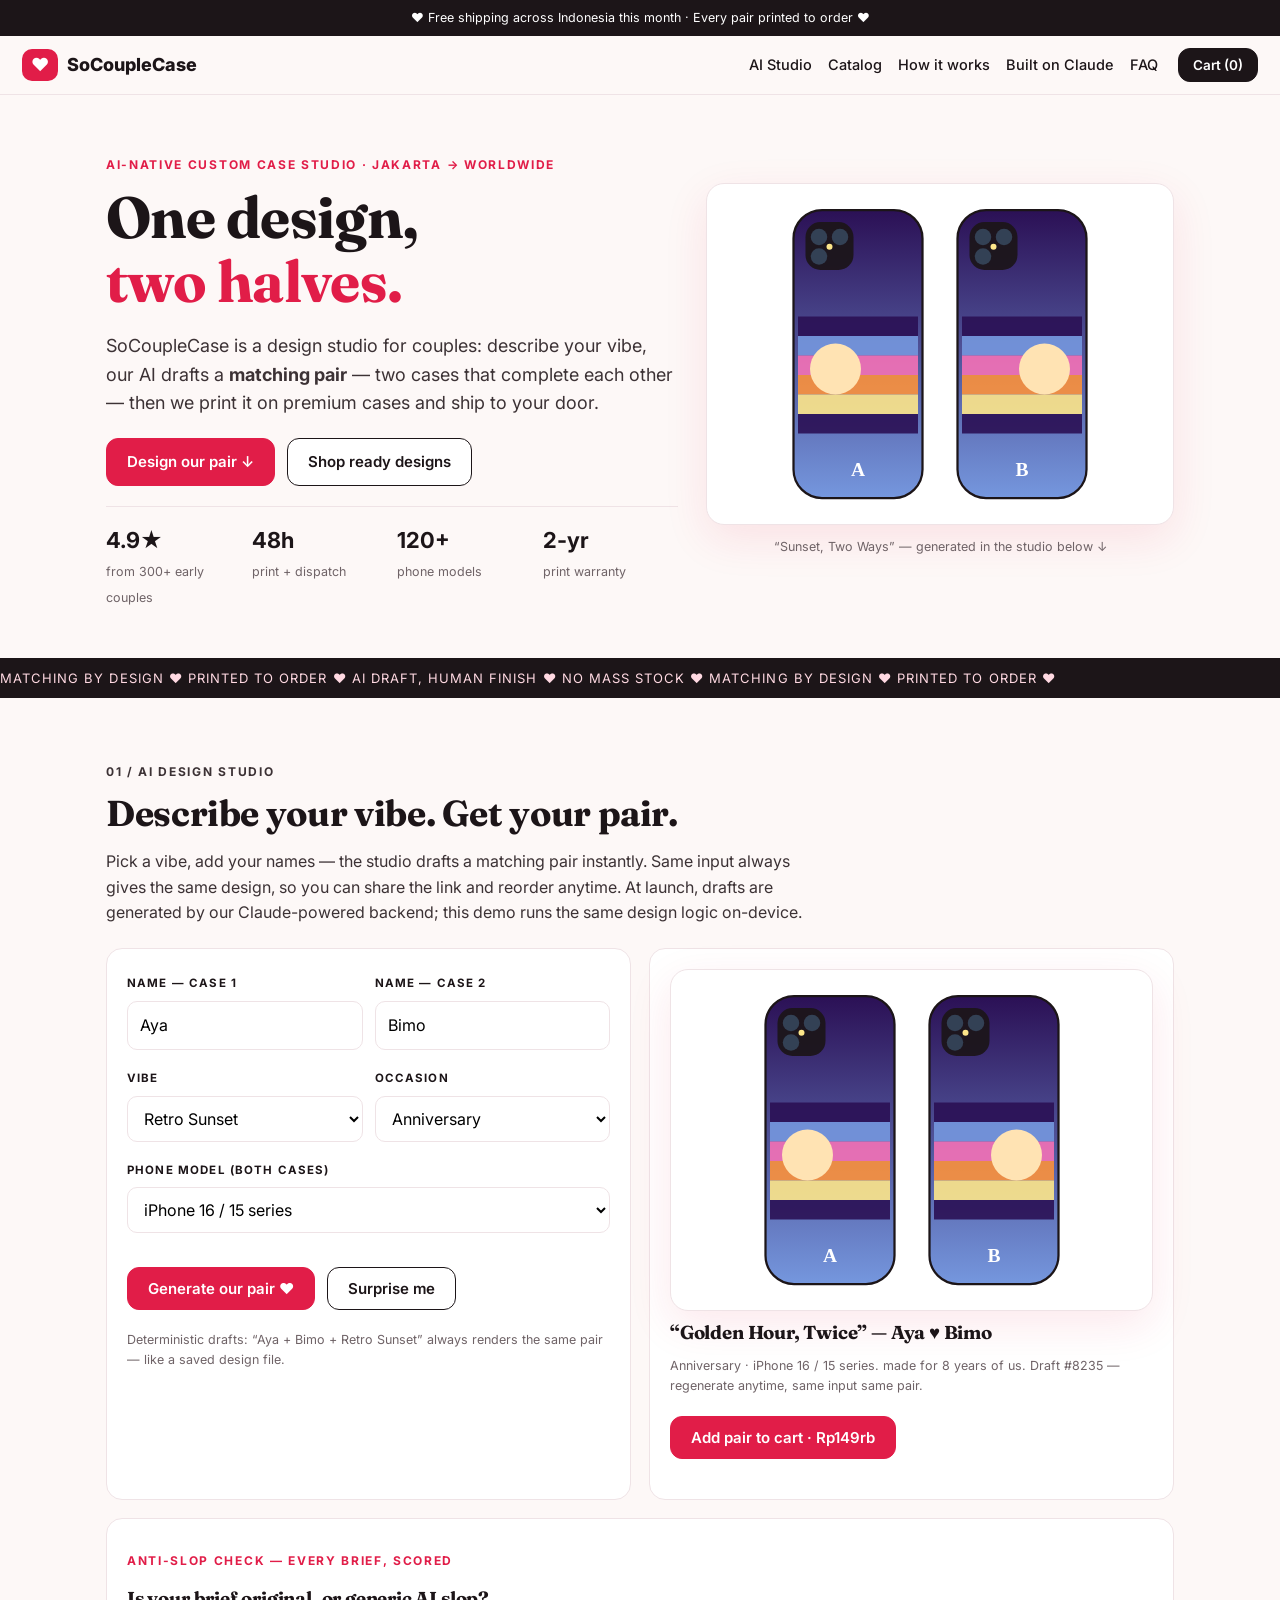
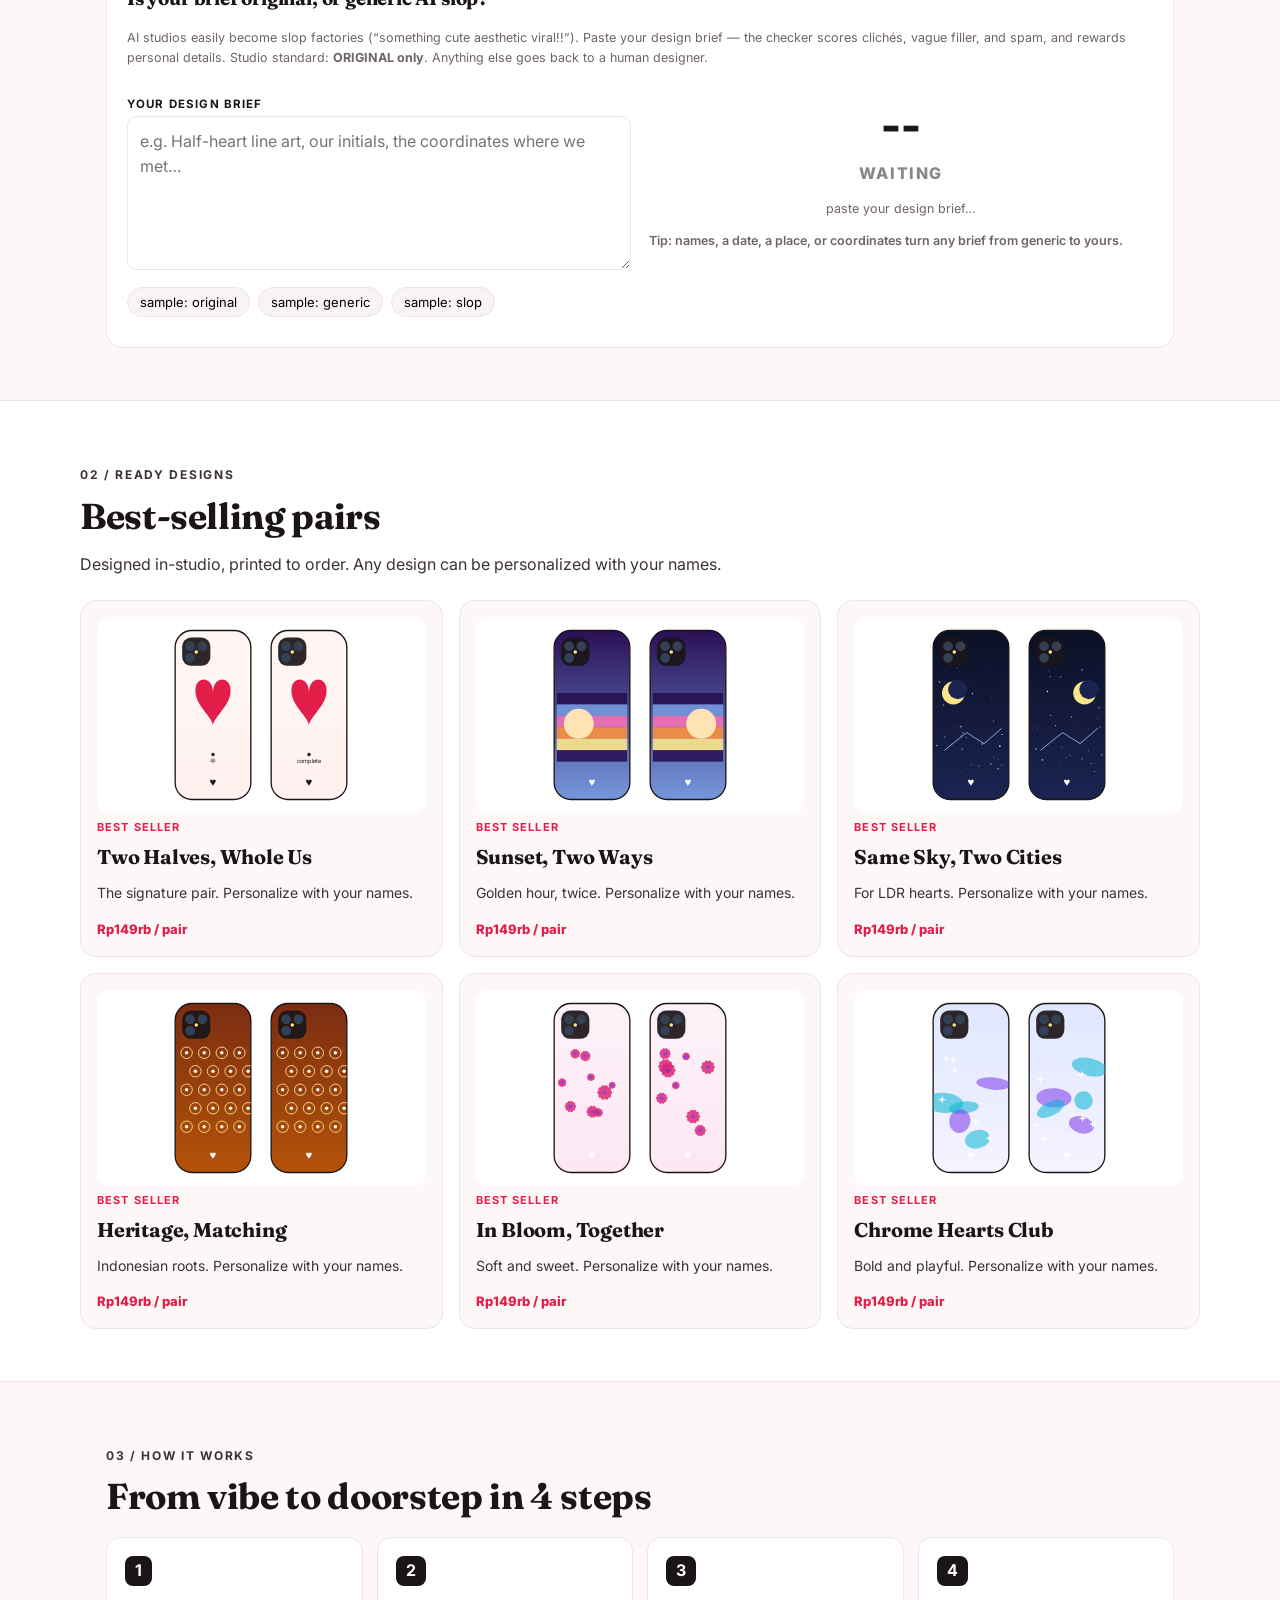
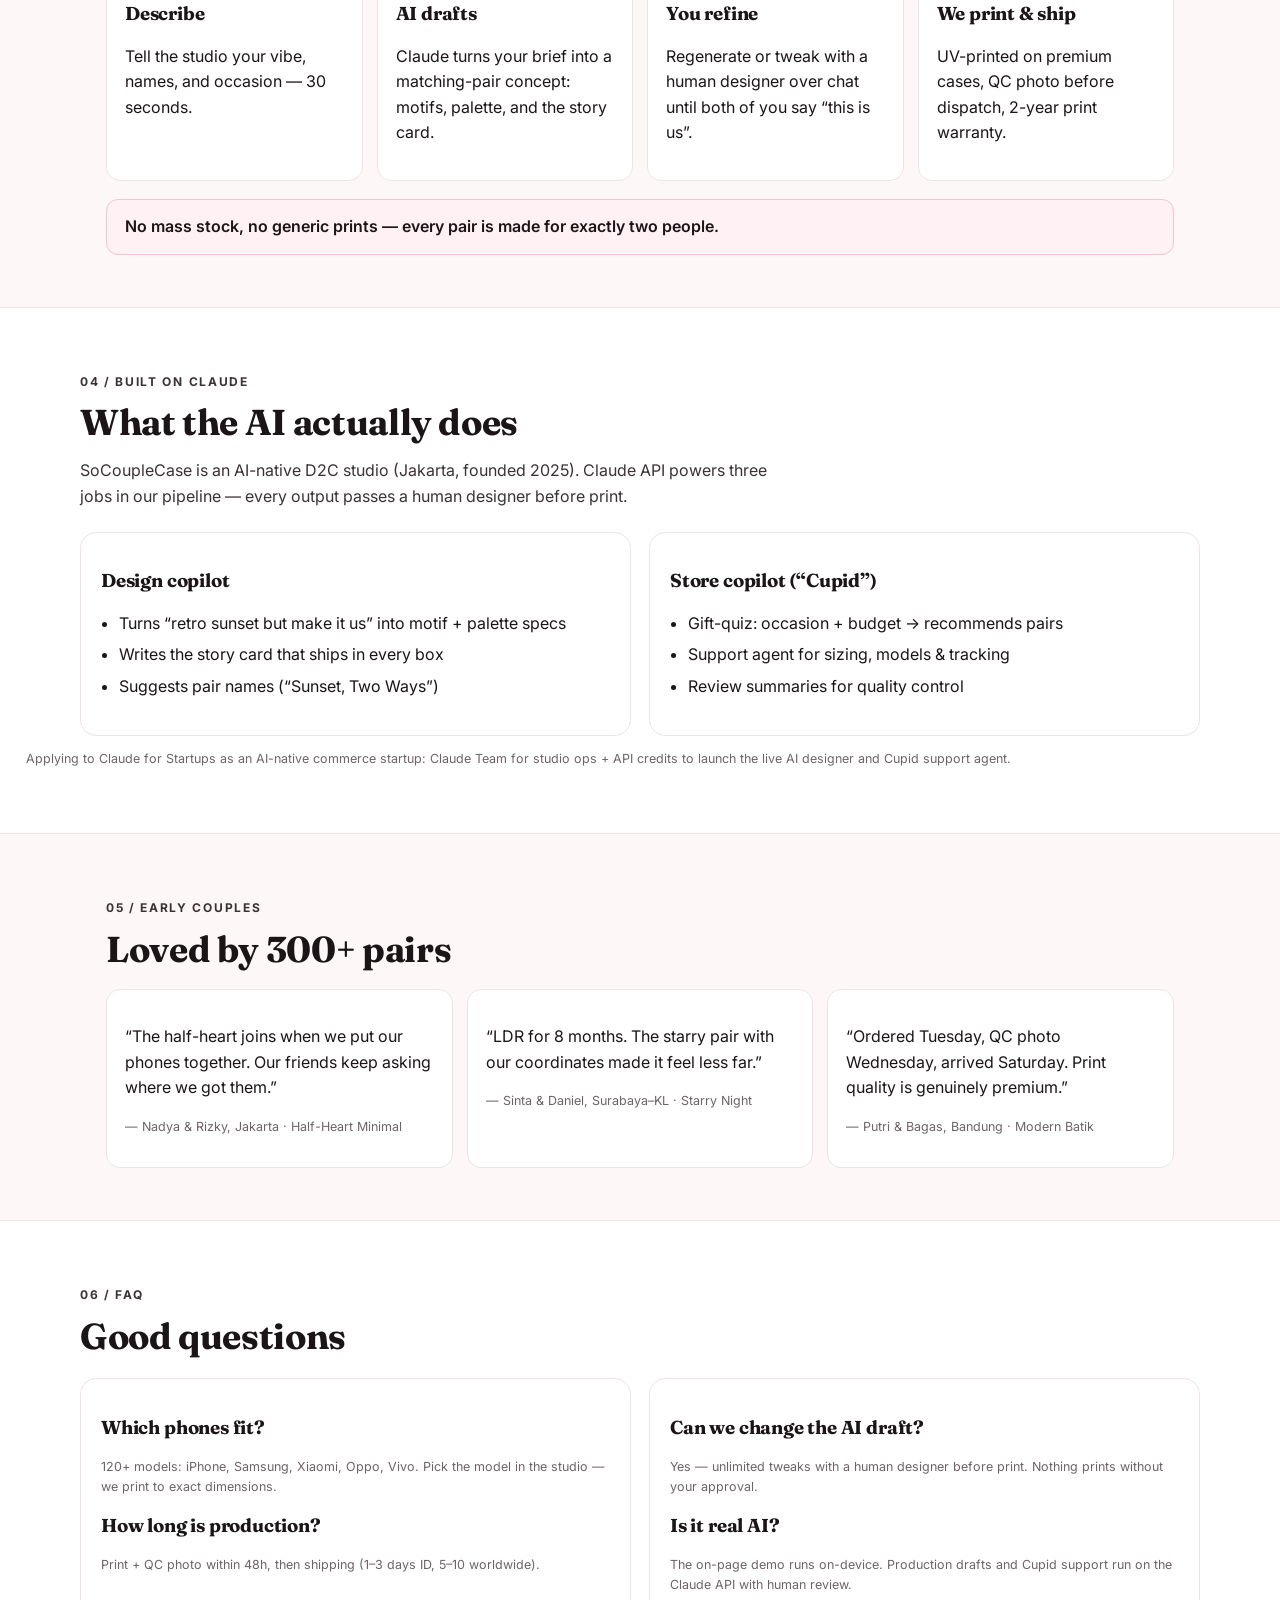
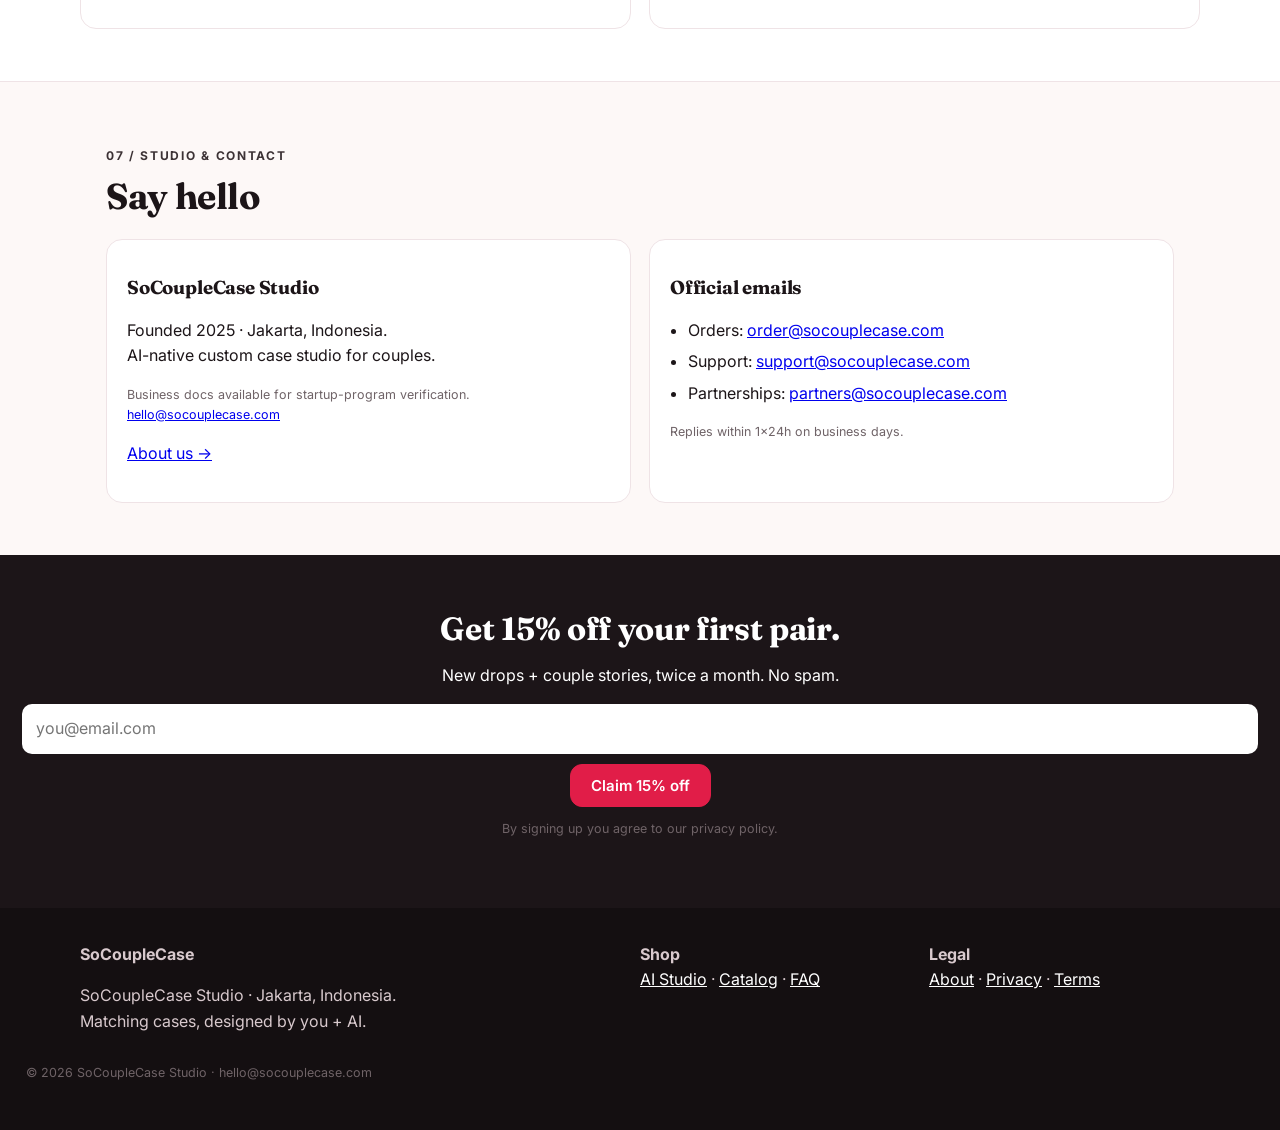
<file: index.html>
<!doctype html>
<html lang="en">
<head>
<meta charset="utf-8" />
<meta name="viewport" content="width=device-width, initial-scale=1" />
<title>SoCoupleCase — Matching Couple Phone Cases, Designed with AI</title>
<meta name="description" content="Design matching couple phone cases with AI. Describe your vibe, preview the pair live, we print and ship. AI-native custom case studio from Jakarta. Built on Claude." />
<link rel="canonical" href="https://socouplecase.com/" />
<meta property="og:type" content="website" />
<meta property="og:site_name" content="SoCoupleCase" />
<meta property="og:title" content="SoCoupleCase — Matching cases, designed by you + AI" />
<meta property="og:description" content="AI design studio for couple phone cases: describe your vibe, preview the pair, printed on premium cases." />
<meta property="og:url" content="https://socouplecase.com/" />
<meta name="twitter:card" content="summary_large_image" />
<link rel="icon" href="data:image/svg+xml,<svg xmlns='http://www.w3.org/2000/svg' viewBox='0 0 100 100'><rect width='100' height='100' rx='22' fill='%23E11D48'/><text x='50' y='70' font-size='52' text-anchor='middle' fill='white' font-family='Georgia'>♥</text></svg>" />
<link rel="preconnect" href="https://fonts.googleapis.com" />
<link rel="preconnect" href="https://fonts.gstatic.com" crossorigin />
<link href="https://fonts.googleapis.com/css2?family=Inter:wght@400;500;600;700;800&family=Fraunces:opsz,wght@9..144,500;9..144,700&display=swap" rel="stylesheet" />
<link rel="stylesheet" href="./styles.css" />
<script type="application/ld+json">
{"@context":"https://schema.org","@type":"Organization","name":"SoCoupleCase","url":"https://socouplecase.com/","logo":"https://socouplecase.com/icon.png","foundingDate":"2025","address":{"@type":"PostalAddress","addressLocality":"Jakarta","addressCountry":"ID"},"email":"hello@socouplecase.com"}
</script>
</head>
<body>
<div class="topbar">♥ Free shipping across Indonesia this month · Every pair printed to order ♥</div>
<header class="nav">
  <a class="brand" href="/"><span class="brand-mark">♥</span> SoCoupleCase</a>
  <nav class="nav-links"><a href="#studio">AI Studio</a><a href="#catalog">Catalog</a><a href="#how">How it works</a><a href="#claude">Built on Claude</a><a href="#faq">FAQ</a></nav>
  <button class="btn small" id="cartBtn">Cart (<span id="cartCount">0</span>)</button>
</header>

<main>
<!-- HERO -->
<section class="hero">
  <div class="hero-main">
    <p class="kicker">AI-NATIVE CUSTOM CASE STUDIO · JAKARTA → WORLDWIDE</p>
    <h1>One design,<br /><em>two halves.</em></h1>
    <p class="lede">SoCoupleCase is a design studio for couples: describe your vibe, our AI drafts a <strong>matching pair</strong> — two cases that complete each other — then we print it on premium cases and ship to your door.</p>
    <div class="cta-row"><a href="#studio" class="btn primary">Design our pair ↓</a><a href="#catalog" class="btn ghost">Shop ready designs</a></div>
    <div class="trust"><div><b>4.9★</b><span>from 300+ early couples</span></div><div><b>48h</b><span>print + dispatch</span></div><div><b>120+</b><span>phone models</span></div><div><b>2-yr</b><span>print warranty</span></div></div>
  </div>
  <aside class="hero-side"><div class="pair-demo" id="heroPair" aria-label="Example matching pair preview"></div>
  <p class="fine" style="text-align:center">“Sunset, Two Ways” — generated in the studio below ↓</p></aside>
</section>

<div class="marquee"><span>MATCHING BY DESIGN ♥ PRINTED TO ORDER ♥ AI DRAFT, HUMAN FINISH ♥ NO MASS STOCK ♥ MATCHING BY DESIGN ♥ PRINTED TO ORDER ♥&nbsp;</span></div>

<!-- STUDIO -->
<section id="studio" class="section">
  <div class="sec-head"><p class="kicker">01 / AI DESIGN STUDIO</p><h2>Describe your vibe. Get your pair.</h2>
  <p>Pick a vibe, add your names — the studio drafts a matching pair instantly. Same input always gives the same design, so you can share the link and reorder anytime. At launch, drafts are generated by our Claude-powered backend; this demo runs the same design logic on-device.</p></div>
  <div class="grid2">
    <div class="card">
      <div class="frow"><div><label for="nameA">NAME — CASE 1</label><input id="nameA" maxlength="12" value="Aya" /></div>
      <div><label for="nameB">NAME — CASE 2</label><input id="nameB" maxlength="12" value="Bimo" /></div></div>
      <div class="frow"><div><label for="vibe">VIBE</label><select id="vibe"><option>Half-Heart Minimal</option><option>Retro Sunset</option><option>Starry Night</option><option>Modern Batik</option><option>Blossom</option><option>Y2K Chrome</option></select></div>
      <div><label for="occasion">OCCASION</label><select id="occasion"><option>Anniversary</option><option>Valentine</option><option>Just because</option><option>LDR — miles apart</option></select></div></div>
      <div><label for="model">PHONE MODEL (BOTH CASES)</label><select id="model"><option>iPhone 16 / 15 series</option><option>iPhone 14 / 13 series</option><option>Samsung S24 / S23 series</option><option>Samsung A series</option><option>Xiaomi / Oppo / Vivo</option></select></div>
      <div class="cta-row"><button class="btn primary" id="genBtn">Generate our pair ♥</button><button class="btn ghost" id="surpriseBtn">Surprise me</button></div>
      <p class="fine">Deterministic drafts: “Aya + Bimo + Retro Sunset” always renders the same pair — like a saved design file.</p>
    </div>
    <div class="card result">
      <div class="pair-demo" id="pairOut"></div>
      <h3 id="designTitle" style="margin:12px 0 4px">Your pair appears here</h3>
      <p class="fine" id="designStory">Fill the form and hit generate.</p>
      <div class="cta-row"><button class="btn primary" id="addBtn" disabled>Add pair to cart · <span id="price">Rp149rb</span></button></div>
    </div>
  </div>
  <div class="card" style="margin-top:18px">
    <p class="kicker">ANTI-SLOP CHECK — EVERY BRIEF, SCORED</p>
    <h3>Is your brief original, or generic AI slop?</h3>
    <p class="fine">AI studios easily become slop factories (“something cute aesthetic viral!!”). Paste your design brief — the checker scores clichés, vague filler, and spam, and rewards personal details. Studio standard: <b>ORIGINAL only</b>. Anything else goes back to a human designer.</p>
    <div class="grid2">
      <div>
        <label for="briefInput">YOUR DESIGN BRIEF</label>
        <textarea id="briefInput" rows="5" style="width:100%;border:1px solid var(--line);border-radius:10px;padding:12px;font:inherit" placeholder="e.g. Half-heart line art, our initials, the coordinates where we met…"></textarea>
        <div class="chips"><button class="chip bchip" data-sample="original">sample: original</button><button class="chip bchip" data-sample="generic">sample: generic</button><button class="chip bchip" data-sample="slop">sample: slop</button></div>
      </div>
      <div>
        <div class="gauge" style="text-align:center"><div class="gauge-num" id="briefScore" style="font-size:44px;font-weight:800">--</div><div class="verdict" id="briefVerdict" style="font-weight:800;letter-spacing:.1em">WAITING</div><p class="fine" id="briefMeta">paste your design brief…</p></div>
        <div id="briefSigs"></div>
        <p class="fine" id="briefTip" style="margin-top:10px;font-weight:600"></p>
      </div>
    </div>
  </div>
</section>

<!-- CATALOG -->
<section id="catalog" class="section alt">
  <div class="sec-head"><p class="kicker">02 / READY DESIGNS</p><h2>Best-selling pairs</h2><p>Designed in-studio, printed to order. Any design can be personalized with your names.</p></div>
  <div class="news-grid" id="catalogGrid"></div>
</section>

<!-- HOW -->
<section id="how" class="section">
  <div class="sec-head"><p class="kicker">03 / HOW IT WORKS</p><h2>From vibe to doorstep in 4 steps</h2></div>
  <div class="steps">
    <div class="step"><b>1</b><h3>Describe</h3><p>Tell the studio your vibe, names, and occasion — 30 seconds.</p></div>
    <div class="step"><b>2</b><h3>AI drafts</h3><p>Claude turns your brief into a matching-pair concept: motifs, palette, and the story card.</p></div>
    <div class="step"><b>3</b><h3>You refine</h3><p>Regenerate or tweak with a human designer over chat until both of you say “this is us”.</p></div>
    <div class="step"><b>4</b><h3>We print &amp; ship</h3><p>UV-printed on premium cases, QC photo before dispatch, 2-year print warranty.</p></div>
  </div>
  <div class="banner">No mass stock, no generic prints — every pair is made for exactly two people.</div>
</section>

<!-- CLAUDE -->
<section id="claude" class="section alt">
  <div class="sec-head"><p class="kicker">04 / BUILT ON CLAUDE</p><h2>What the AI actually does</h2>
  <p>SoCoupleCase is an AI-native D2C studio (Jakarta, founded 2025). Claude API powers three jobs in our pipeline — every output passes a human designer before print.</p></div>
  <div class="grid2">
    <div class="card"><h3>Design copilot</h3><ul class="list"><li>Turns “retro sunset but make it us” into motif + palette specs</li><li>Writes the story card that ships in every box</li><li>Suggests pair names (“Sunset, Two Ways”)</li></ul></div>
    <div class="card"><h3>Store copilot (“Cupid”)</h3><ul class="list"><li>Gift-quiz: occasion + budget → recommends pairs</li><li>Support agent for sizing, models &amp; tracking</li><li>Review summaries for quality control</li></ul></div>
  </div>
  <p class="fine">Applying to Claude for Startups as an AI-native commerce startup: Claude Team for studio ops + API credits to launch the live AI designer and Cupid support agent.</p>
</section>

<!-- REVIEWS -->
<section class="section">
  <div class="sec-head"><p class="kicker">05 / EARLY COUPLES</p><h2>Loved by 300+ pairs</h2></div>
  <div class="steps" style="grid-template-columns:repeat(3,1fr)">
    <div class="step"><p>“The half-heart joins when we put our phones together. Our friends keep asking where we got them.”</p><p class="fine">— Nadya &amp; Rizky, Jakarta · Half-Heart Minimal</p></div>
    <div class="step"><p>“LDR for 8 months. The starry pair with our coordinates made it feel less far.”</p><p class="fine">— Sinta &amp; Daniel, Surabaya–KL · Starry Night</p></div>
    <div class="step"><p>“Ordered Tuesday, QC photo Wednesday, arrived Saturday. Print quality is genuinely premium.”</p><p class="fine">— Putri &amp; Bagas, Bandung · Modern Batik</p></div>
  </div>
</section>

<!-- FAQ -->
<section id="faq" class="section alt">
  <div class="sec-head"><p class="kicker">06 / FAQ</p><h2>Good questions</h2></div>
  <div class="grid2">
    <div class="card"><h3>Which phones fit?</h3><p class="fine">120+ models: iPhone, Samsung, Xiaomi, Oppo, Vivo. Pick the model in the studio — we print to exact dimensions.</p><h3>How long is production?</h3><p class="fine">Print + QC photo within 48h, then shipping (1–3 days ID, 5–10 worldwide).</p></div>
    <div class="card"><h3>Can we change the AI draft?</h3><p class="fine">Yes — unlimited tweaks with a human designer before print. Nothing prints without your approval.</p><h3>Is it real AI?</h3><p class="fine">The on-page demo runs on-device. Production drafts and Cupid support run on the Claude API with human review.</p></div>
  </div>
</section>

<!-- CONTACT -->
<section class="section">
  <div class="sec-head"><p class="kicker">07 / STUDIO &amp; CONTACT</p><h2>Say hello</h2></div>
  <div class="grid2">
    <div class="card"><h3>SoCoupleCase Studio</h3><p>Founded 2025 · Jakarta, Indonesia.<br />AI-native custom case studio for couples.</p><p class="fine">Business docs available for startup-program verification. <a href="mailto:hello@socouplecase.com">hello@socouplecase.com</a></p><p><a href="./about.html">About us →</a></p></div>
    <div class="card"><h3>Official emails</h3><ul class="list"><li>Orders: <a href="mailto:order@socouplecase.com">order@socouplecase.com</a></li><li>Support: <a href="mailto:support@socouplecase.com">support@socouplecase.com</a></li><li>Partnerships: <a href="mailto:partners@socouplecase.com">partners@socouplecase.com</a></li></ul><p class="fine">Replies within 1×24h on business days.</p></div>
  </div>
</section>

<section class="cta-final"><h2>Get 15% off your first pair.</h2><p>New drops + couple stories, twice a month. No spam.</p><form id="news-form"><input type="email" required placeholder="you@email.com" aria-label="email" /><button class="btn primary" type="submit">Claim 15% off</button></form><p class="fine" id="news-msg">By signing up you agree to our privacy policy.</p></section>
</main>

<dialog id="cartDlg"><h3>Your cart</h3><div id="cartItems"><p class="fine">Empty — design a pair above ♥</p></div><div class="cta-row"><button class="btn ghost" id="closeCart">Continue</button><a class="btn primary" id="checkoutBtn" href="mailto:order@socouplecase.com">Checkout via email</a></div></dialog>

<footer><div class="foot-grid"><div><b>SoCoupleCase</b><p>SoCoupleCase Studio · Jakarta, Indonesia.<br />Matching cases, designed by you + AI.</p></div><div><b>Shop</b><br /><a href="#studio">AI Studio</a> · <a href="#catalog">Catalog</a> · <a href="#faq">FAQ</a></div><div><b>Legal</b><br /><a href="./about.html">About</a> · <a href="./privacy.html">Privacy</a> · <a href="./terms.html">Terms</a></div></div><p class="fine">© 2026 SoCoupleCase Studio · hello@socouplecase.com</p></footer>
<script src="./studio.js"></script>
<script src="./slop.js"></script>
</body>
</html>
</file>
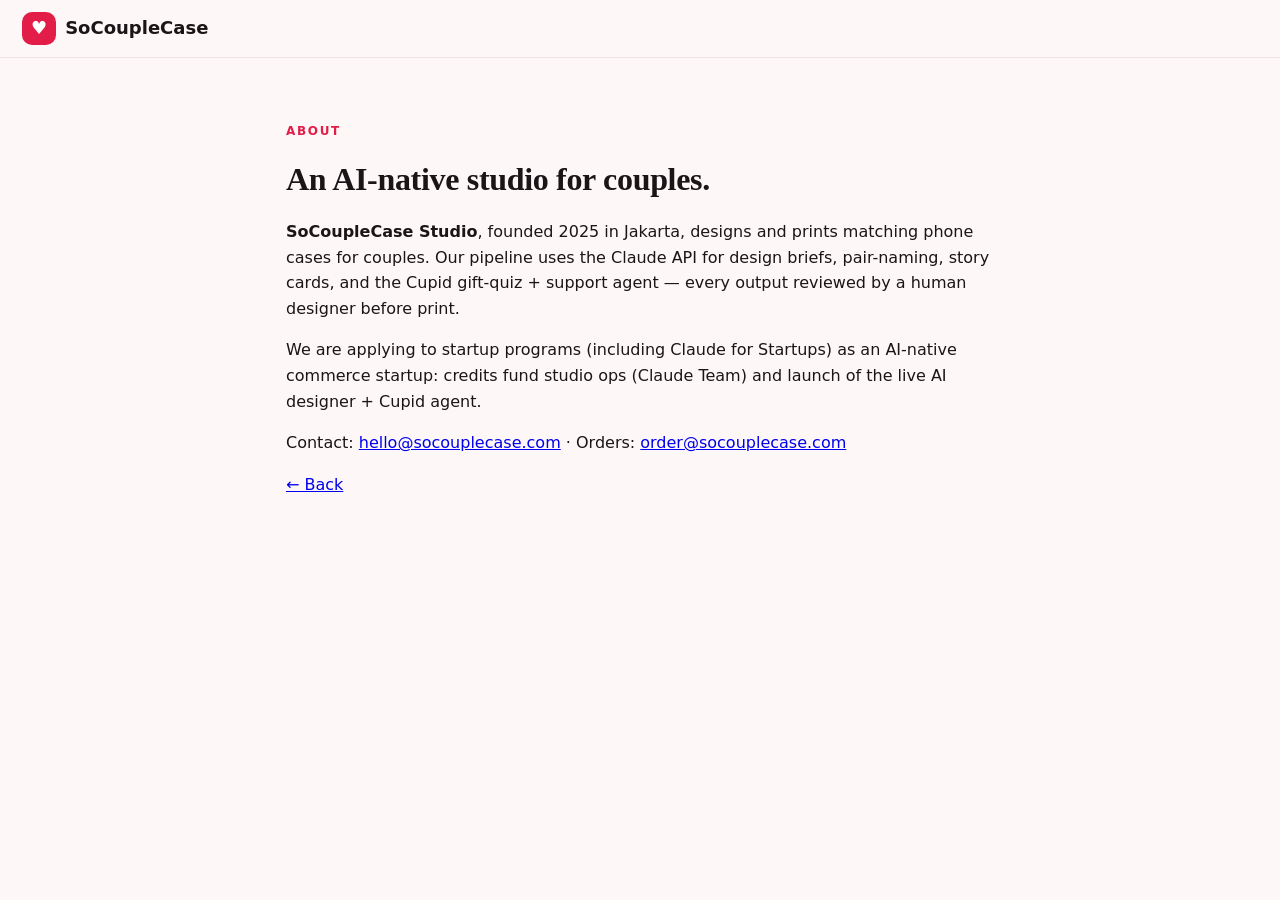
<file: about.html>
<!doctype html><html lang="en"><head><meta charset="utf-8"/><meta name="viewport" content="width=device-width,initial-scale=1"/><title>About — SoCoupleCase</title><link rel="stylesheet" href="./styles.css"/></head><body><header class="nav"><a class="brand" href="/"><span class="brand-mark">♥</span> SoCoupleCase</a></header><main class="section" style="max-width:760px"><p class="kicker">ABOUT</p><h1>An AI-native studio for couples.</h1><p><strong>SoCoupleCase Studio</strong>, founded 2025 in Jakarta, designs and prints matching phone cases for couples. Our pipeline uses the Claude API for design briefs, pair-naming, story cards, and the Cupid gift-quiz + support agent — every output reviewed by a human designer before print.</p><p>We are applying to startup programs (including Claude for Startups) as an AI-native commerce startup: credits fund studio ops (Claude Team) and launch of the live AI designer + Cupid agent.</p><p>Contact: <a href="mailto:hello@socouplecase.com">hello@socouplecase.com</a> · Orders: <a href="mailto:order@socouplecase.com">order@socouplecase.com</a></p><p><a href="/">← Back</a></p></main></body></html>
</file>
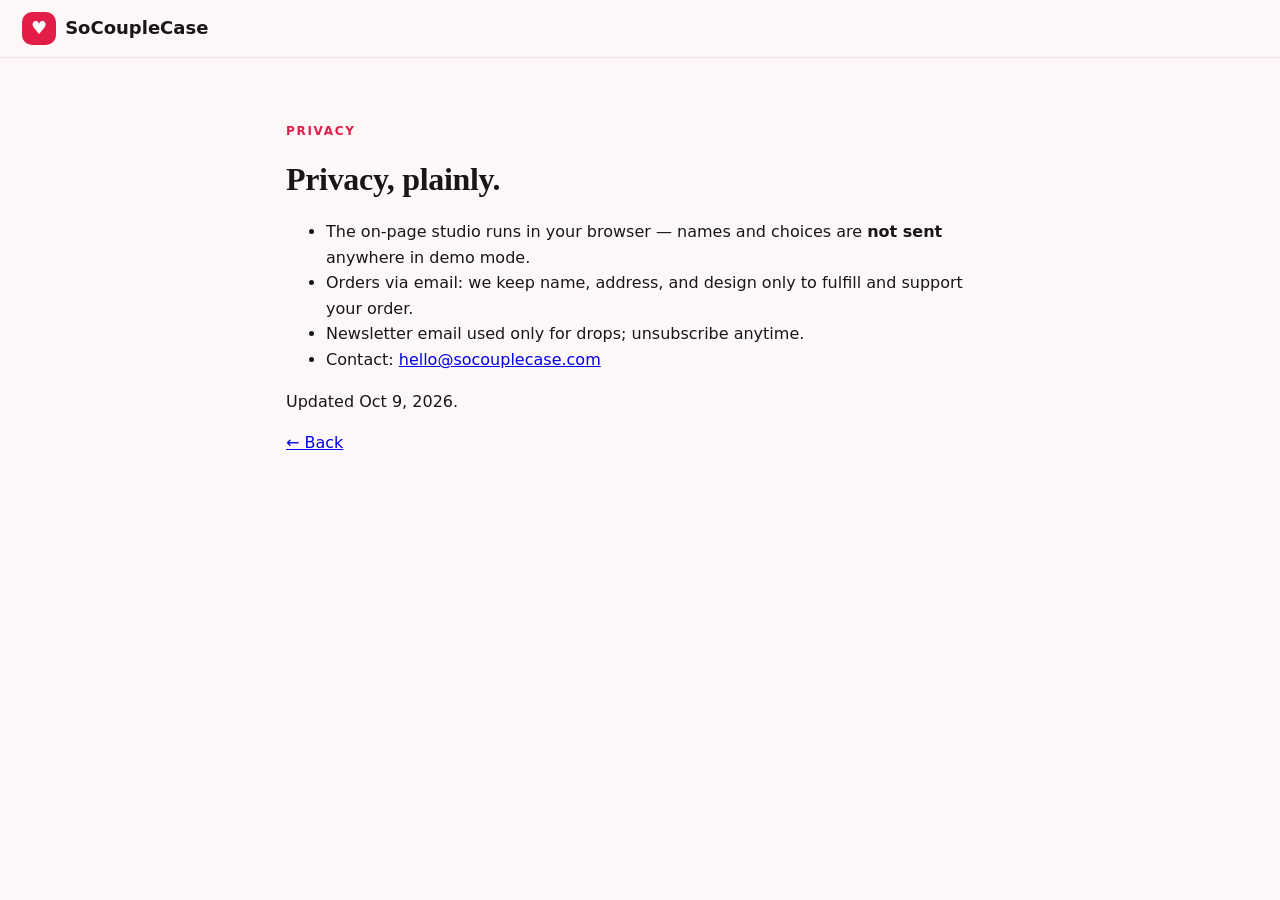
<file: privacy.html>
<!doctype html><html lang="en"><head><meta charset="utf-8"/><meta name="viewport" content="width=device-width,initial-scale=1"/><title>Privacy — SoCoupleCase</title><link rel="stylesheet" href="./styles.css"/></head><body><header class="nav"><a class="brand" href="/"><span class="brand-mark">♥</span> SoCoupleCase</a></header><main class="section" style="max-width:760px"><p class="kicker">PRIVACY</p><h1>Privacy, plainly.</h1><ul><li>The on-page studio runs in your browser — names and choices are <b>not sent</b> anywhere in demo mode.</li><li>Orders via email: we keep name, address, and design only to fulfill and support your order.</li><li>Newsletter email used only for drops; unsubscribe anytime.</li><li>Contact: <a href="mailto:hello@socouplecase.com">hello@socouplecase.com</a></li></ul><p>Updated Oct 9, 2026.</p><p><a href="/">← Back</a></p></main></body></html>
</file>
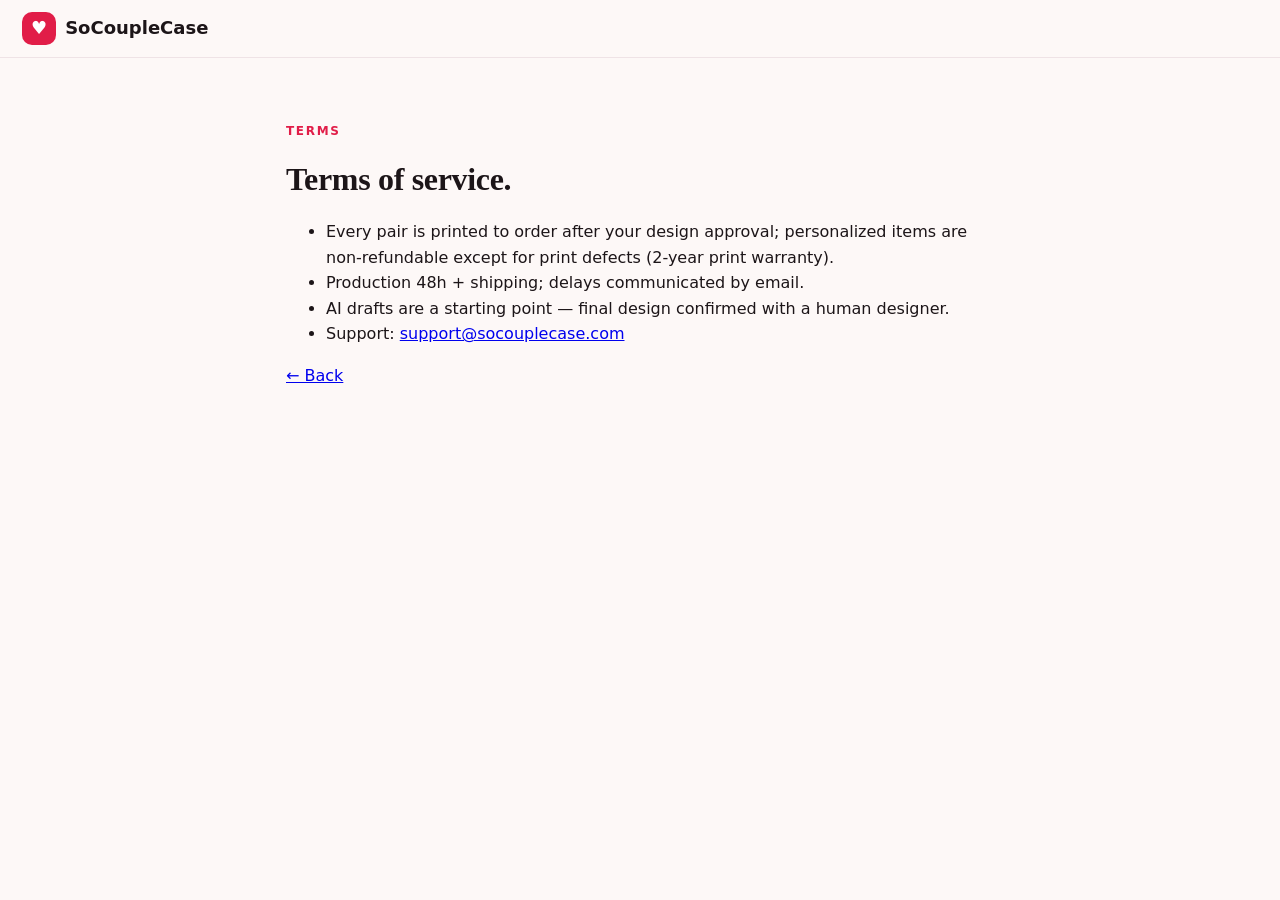
<file: terms.html>
<!doctype html><html lang="en"><head><meta charset="utf-8"/><meta name="viewport" content="width=device-width,initial-scale=1"/><title>Terms — SoCoupleCase</title><link rel="stylesheet" href="./styles.css"/></head><body><header class="nav"><a class="brand" href="/"><span class="brand-mark">♥</span> SoCoupleCase</a></header><main class="section" style="max-width:760px"><p class="kicker">TERMS</p><h1>Terms of service.</h1><ul><li>Every pair is printed to order after your design approval; personalized items are non-refundable except for print defects (2-year print warranty).</li><li>Production 48h + shipping; delays communicated by email.</li><li>AI drafts are a starting point — final design confirmed with a human designer.</li><li>Support: <a href="mailto:support@socouplecase.com">support@socouplecase.com</a></li></ul><p><a href="/">← Back</a></p></main></body></html>
</file>
<file: styles.css>
:root{--rose:#E11D48;--ink:#1c1518;--mut:#6f6367;--line:#efe3e6;--bg:#fdf8f7;--card:#fff;--gold:#b45309}
*{box-sizing:border-box}body{margin:0;font-family:Inter,system-ui,sans-serif;background:var(--bg);color:var(--ink);line-height:1.6}
h1,h2,h3{font-family:Fraunces,Georgia,serif;line-height:1.1;letter-spacing:-.01em}
.topbar{background:#1c1518;color:#fff;font-size:12.5px;text-align:center;padding:8px 12px}
.nav{position:sticky;top:0;background:rgba(253,248,247,.93);backdrop-filter:blur(8px);border-bottom:1px solid var(--line);display:flex;align-items:center;gap:20px;padding:12px 22px;z-index:10}
.brand{display:flex;align-items:center;gap:9px;font-weight:800;text-decoration:none;color:var(--ink);font-size:18px}.brand-mark{background:var(--rose);color:#fff;border-radius:10px;padding:2px 9px}
.nav-links{display:flex;gap:16px;margin-left:auto}.nav-links a{color:var(--ink);text-decoration:none;font-size:14.5px;font-weight:500}.nav-links a:hover{color:var(--rose)}
.btn{display:inline-block;border:1px solid var(--ink);background:var(--ink);color:#fff;border-radius:12px;padding:11px 20px;font-weight:600;text-decoration:none;cursor:pointer;font-size:15px;font-family:Inter,sans-serif}.btn.primary{background:var(--rose);border-color:var(--rose)}.btn.ghost{background:#fff;color:var(--ink)}.btn.small{padding:8px 14px;font-size:13.5px}
.hero{display:grid;grid-template-columns:1.1fr .9fr;gap:28px;padding:48px 26px;max-width:1120px;margin:0 auto;align-items:center}
.kicker{font-size:12px;letter-spacing:.14em;font-weight:700;color:var(--rose)}
.hero h1{font-size:58px;margin:10px 0 12px}.hero h1 em{color:var(--rose);font-style:normal}
.lede{font-size:18px;color:#3c3235;max-width:54ch}
.cta-row{display:flex;gap:12px;margin:20px 0;flex-wrap:wrap}
.trust{display:grid;grid-template-columns:repeat(4,1fr);gap:10px;border-top:1px solid var(--line);padding-top:16px}.trust b{display:block;font-size:22px}.trust span{font-size:12.5px;color:var(--mut)}
.fine{font-size:12.5px;color:var(--mut)}
.pair-demo{display:flex;gap:14px;justify-content:center;background:#fff;border:1px solid var(--line);border-radius:18px;padding:20px;box-shadow:0 14px 44px rgba(225,29,72,.10)}.pair-demo svg{width:150px;height:auto}
.marquee{background:#1c1518;color:#ffd9e2;overflow:hidden;white-space:nowrap;padding:10px 0;font-size:13px;letter-spacing:.08em}.marquee span{display:inline-block;animation:mq 24s linear infinite}@keyframes mq{to{transform:translateX(-50%)}}
.section{max-width:1120px;margin:0 auto;padding:52px 26px}.section.alt{background:#fff;border-top:1px solid var(--line);border-bottom:1px solid var(--line);max-width:none}.section.alt>.sec-head,.section.alt>.grid2,.section.alt>.news-grid,.section.alt>.steps{max-width:1120px;margin-left:auto;margin-right:auto}
.sec-head h2{font-size:36px;margin:8px 0 10px}.sec-head p{max-width:72ch;color:#3c3235}
.grid2{display:grid;grid-template-columns:1fr 1fr;gap:18px;margin-top:22px}
.card{background:var(--card);border:1px solid var(--line);border-radius:16px;padding:20px}
.frow{display:grid;grid-template-columns:1fr 1fr;gap:12px}
label{font-size:11.5px;font-weight:700;letter-spacing:.1em}
input,select{width:100%;border:1px solid var(--line);border-radius:10px;padding:11px 12px;font:inherit;margin:6px 0 14px;background:#fff}
.news-grid{display:grid;grid-template-columns:repeat(3,1fr);gap:16px;margin-top:22px}.news{background:#fff;border:1px solid var(--line);border-radius:16px;padding:16px}.section.alt .news{background:var(--bg)}.news h3{margin:8px 0 4px;font-size:20px}.news p{font-size:14px;color:#3c3235}.nmeta{display:flex;gap:10px;align-items:center;margin-top:10px;font-size:13px}.price{font-weight:800;color:var(--rose)}.tag{font-size:11px;font-weight:700;color:var(--rose);letter-spacing:.1em;text-transform:uppercase}.mini-pair{display:flex;gap:8px;justify-content:center;background:#fff;border-radius:12px;padding:10px}.mini-pair svg{width:88px}
.steps{display:grid;grid-template-columns:repeat(4,1fr);gap:14px;margin-top:20px}.step{background:var(--card);border:1px solid var(--line);border-radius:14px;padding:18px}.step b{display:inline-block;background:#1c1518;color:#fff;border-radius:8px;padding:2px 10px}
.banner{margin-top:18px;background:#fff1f4;border:1px solid #f5c2cf;border-radius:12px;padding:14px 18px;font-weight:600}
.list{padding-left:18px}.list li{margin:6px 0}
.cta-final{text-align:center;padding:56px 22px;background:#1c1518;color:#fff}.cta-final h2{font-size:32px;margin:0 0 8px}.cta-final form{display:flex;gap:10px;justify-content:center;margin-top:16px;flex-wrap:wrap}.cta-final input{border-radius:10px;border:0;padding:12px 14px;min-width:260px;font:inherit;margin:0}
dialog{border:1px solid var(--line);border-radius:16px;padding:24px;max-width:420px}
.chips{display:flex;gap:8px;margin:10px 0;flex-wrap:wrap}.chip{border:1px solid var(--line);background:#faf3f4;border-radius:999px;padding:6px 12px;cursor:pointer;font-size:13px;font-family:Inter,sans-serif}
.sig{border-bottom:1px solid #f3e6e9;padding:8px 0}.sig-top{display:flex;justify-content:space-between;font-size:14px;font-weight:600}.bar{height:7px;background:#f3e6e9;border-radius:99px;margin-top:6px;overflow:hidden}.bar i{display:block;height:100%}.sig small{color:var(--mut)}
footer{background:#140f11;color:#d8c9cd;padding:34px 26px}.foot-grid{max-width:1120px;margin:0 auto;display:grid;grid-template-columns:2fr 1fr 1fr;gap:18px}footer a{color:#fff}
@media(max-width:900px){.hero{grid-template-columns:1fr}.hero h1{font-size:42px}.grid2,.news-grid,.steps,.foot-grid{grid-template-columns:1fr!important}.trust{grid-template-columns:repeat(2,1fr)}.nav-links{display:none}.frow{grid-template-columns:1fr}}
</file>
